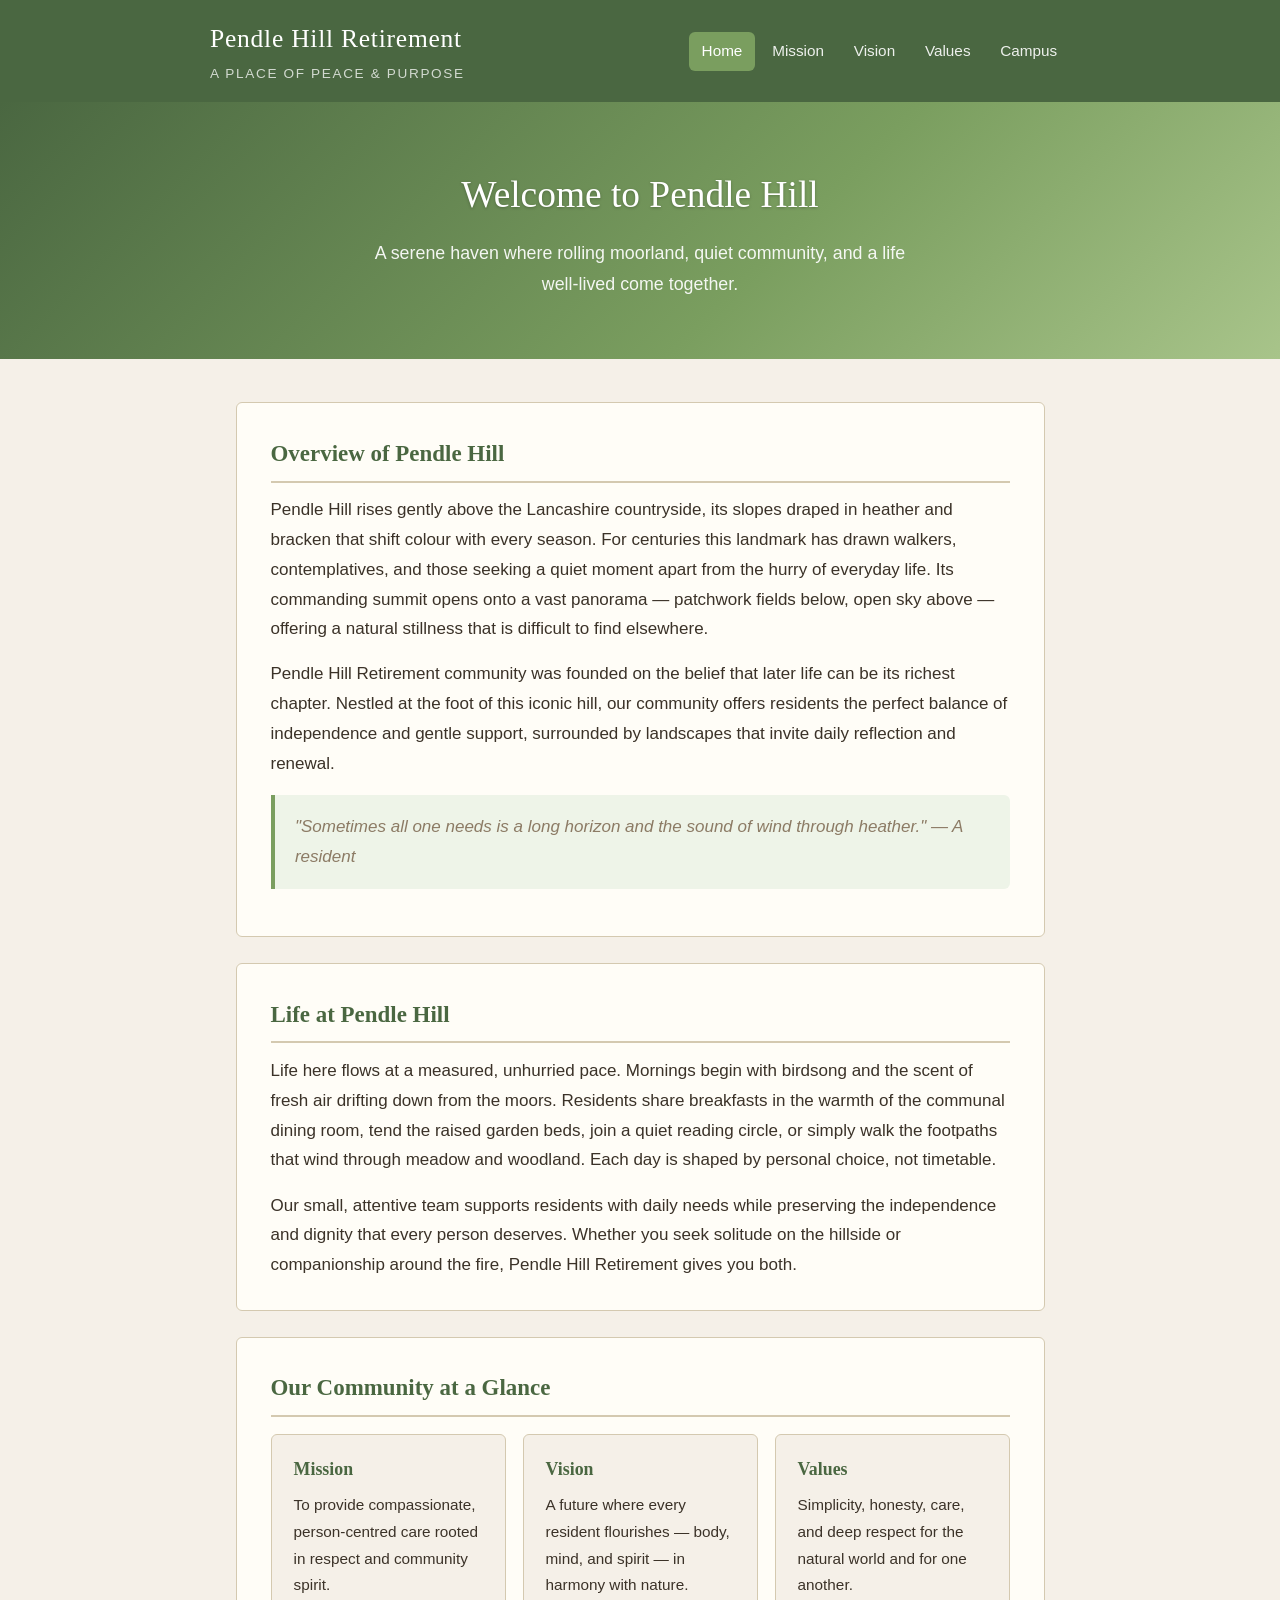
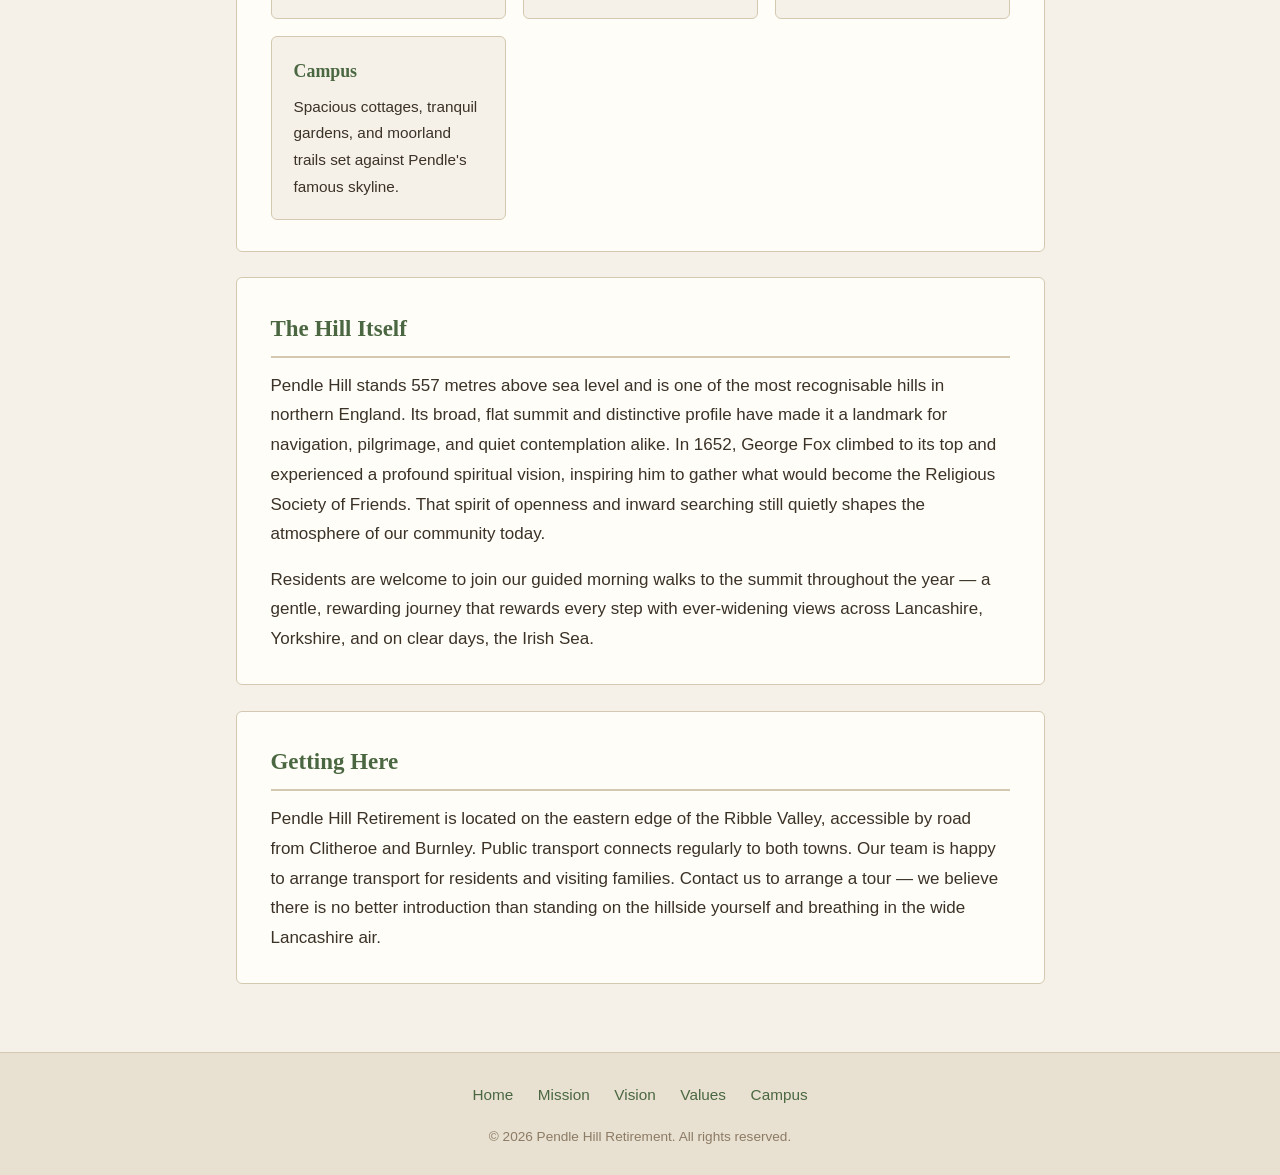
<file: index.html>
<!DOCTYPE html>
<html lang="en">
<head>
  <meta charset="UTF-8">
  <meta name="viewport" content="width=device-width, initial-scale=1.0">
  <title>Pendle Hill Retirement — Home</title>
  <link rel="stylesheet" href="style.css">
</head>
<body>

<header>
  <div class="header-inner">
    <a class="site-title" href="index.html">
      Pendle Hill Retirement
      <span>A Place of Peace &amp; Purpose</span>
    </a>
    <nav aria-label="Main navigation">
      <ul>
        <li><a href="index.html" aria-current="page">Home</a></li>
        <li><a href="mission.html">Mission</a></li>
        <li><a href="vision.html">Vision</a></li>
        <li><a href="values.html">Values</a></li>
        <li><a href="campus.html">Campus</a></li>
      </ul>
    </nav>
  </div>
</header>

<div class="hero">
  <h1>Welcome to Pendle Hill</h1>
  <p>A serene haven where rolling moorland, quiet community, and a life well-lived come together.</p>
</div>

<main>

  <section>
    <h2>Overview of Pendle Hill</h2>
    <p>Pendle Hill rises gently above the Lancashire countryside, its slopes draped in heather and bracken that shift colour with every season. For centuries this landmark has drawn walkers, contemplatives, and those seeking a quiet moment apart from the hurry of everyday life. Its commanding summit opens onto a vast panorama — patchwork fields below, open sky above — offering a natural stillness that is difficult to find elsewhere.</p>
    <p>Pendle Hill Retirement community was founded on the belief that later life can be its richest chapter. Nestled at the foot of this iconic hill, our community offers residents the perfect balance of independence and gentle support, surrounded by landscapes that invite daily reflection and renewal.</p>
    <div class="highlight">"Sometimes all one needs is a long horizon and the sound of wind through heather." — A resident</div>
  </section>

  <section>
    <h2>Life at Pendle Hill</h2>
    <p>Life here flows at a measured, unhurried pace. Mornings begin with birdsong and the scent of fresh air drifting down from the moors. Residents share breakfasts in the warmth of the communal dining room, tend the raised garden beds, join a quiet reading circle, or simply walk the footpaths that wind through meadow and woodland. Each day is shaped by personal choice, not timetable.</p>
    <p>Our small, attentive team supports residents with daily needs while preserving the independence and dignity that every person deserves. Whether you seek solitude on the hillside or companionship around the fire, Pendle Hill Retirement gives you both.</p>
  </section>

  <section>
    <h2>Our Community at a Glance</h2>
    <div class="cards">
      <div class="card">
        <h3>Mission</h3>
        <p>To provide compassionate, person-centred care rooted in respect and community spirit.</p>
      </div>
      <div class="card">
        <h3>Vision</h3>
        <p>A future where every resident flourishes — body, mind, and spirit — in harmony with nature.</p>
      </div>
      <div class="card">
        <h3>Values</h3>
        <p>Simplicity, honesty, care, and deep respect for the natural world and for one another.</p>
      </div>
      <div class="card">
        <h3>Campus</h3>
        <p>Spacious cottages, tranquil gardens, and moorland trails set against Pendle's famous skyline.</p>
      </div>
    </div>
  </section>

  <section>
    <h2>The Hill Itself</h2>
    <p>Pendle Hill stands 557 metres above sea level and is one of the most recognisable hills in northern England. Its broad, flat summit and distinctive profile have made it a landmark for navigation, pilgrimage, and quiet contemplation alike. In 1652, George Fox climbed to its top and experienced a profound spiritual vision, inspiring him to gather what would become the Religious Society of Friends. That spirit of openness and inward searching still quietly shapes the atmosphere of our community today.</p>
    <p>Residents are welcome to join our guided morning walks to the summit throughout the year — a gentle, rewarding journey that rewards every step with ever-widening views across Lancashire, Yorkshire, and on clear days, the Irish Sea.</p>
  </section>

  <section>
    <h2>Getting Here</h2>
    <p>Pendle Hill Retirement is located on the eastern edge of the Ribble Valley, accessible by road from Clitheroe and Burnley. Public transport connects regularly to both towns. Our team is happy to arrange transport for residents and visiting families. Contact us to arrange a tour — we believe there is no better introduction than standing on the hillside yourself and breathing in the wide Lancashire air.</p>
  </section>

</main>

<footer>
  <div class="footer-inner">
    <nav class="footer-nav" aria-label="Footer navigation">
      <a href="index.html">Home</a>
      <a href="mission.html">Mission</a>
      <a href="vision.html">Vision</a>
      <a href="values.html">Values</a>
      <a href="campus.html">Campus</a>
    </nav>
    <p>&copy; 2026 Pendle Hill Retirement. All rights reserved.</p>
  </div>
</footer>

</body>
</html>
</file>
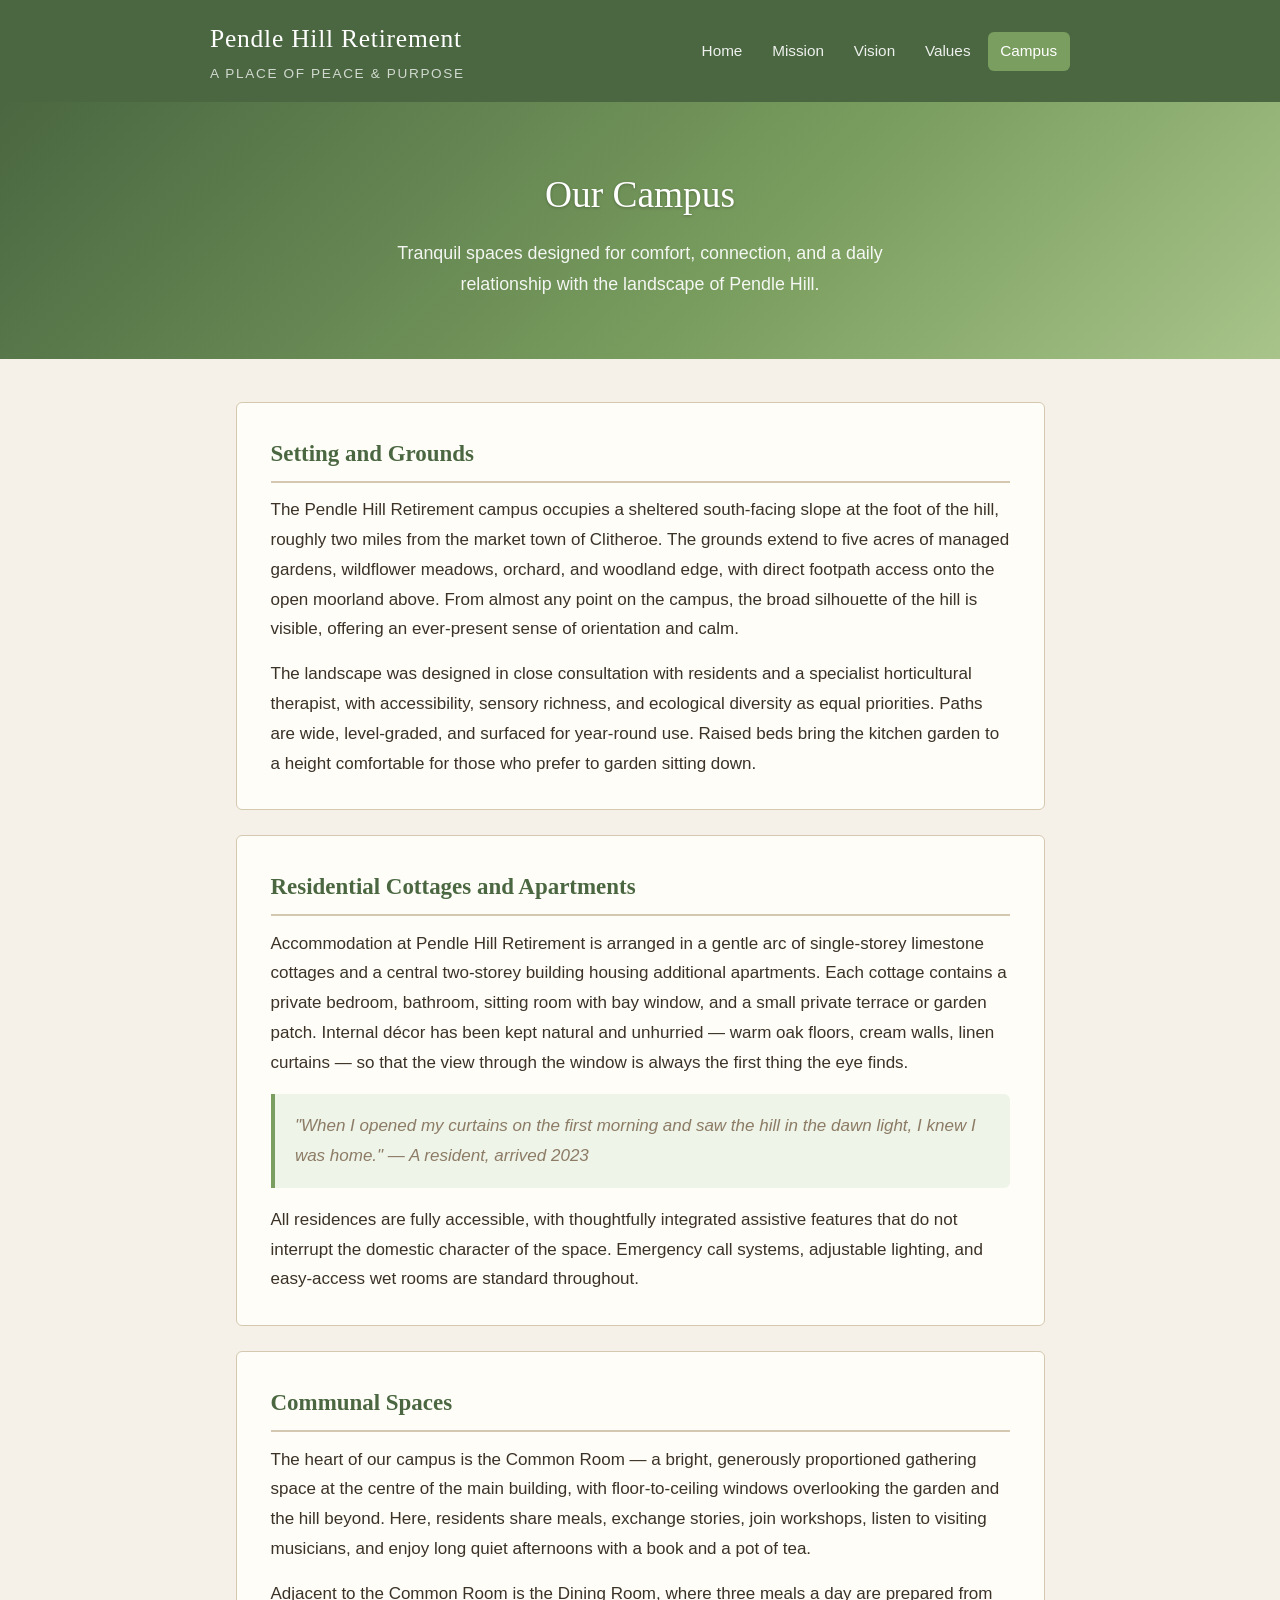
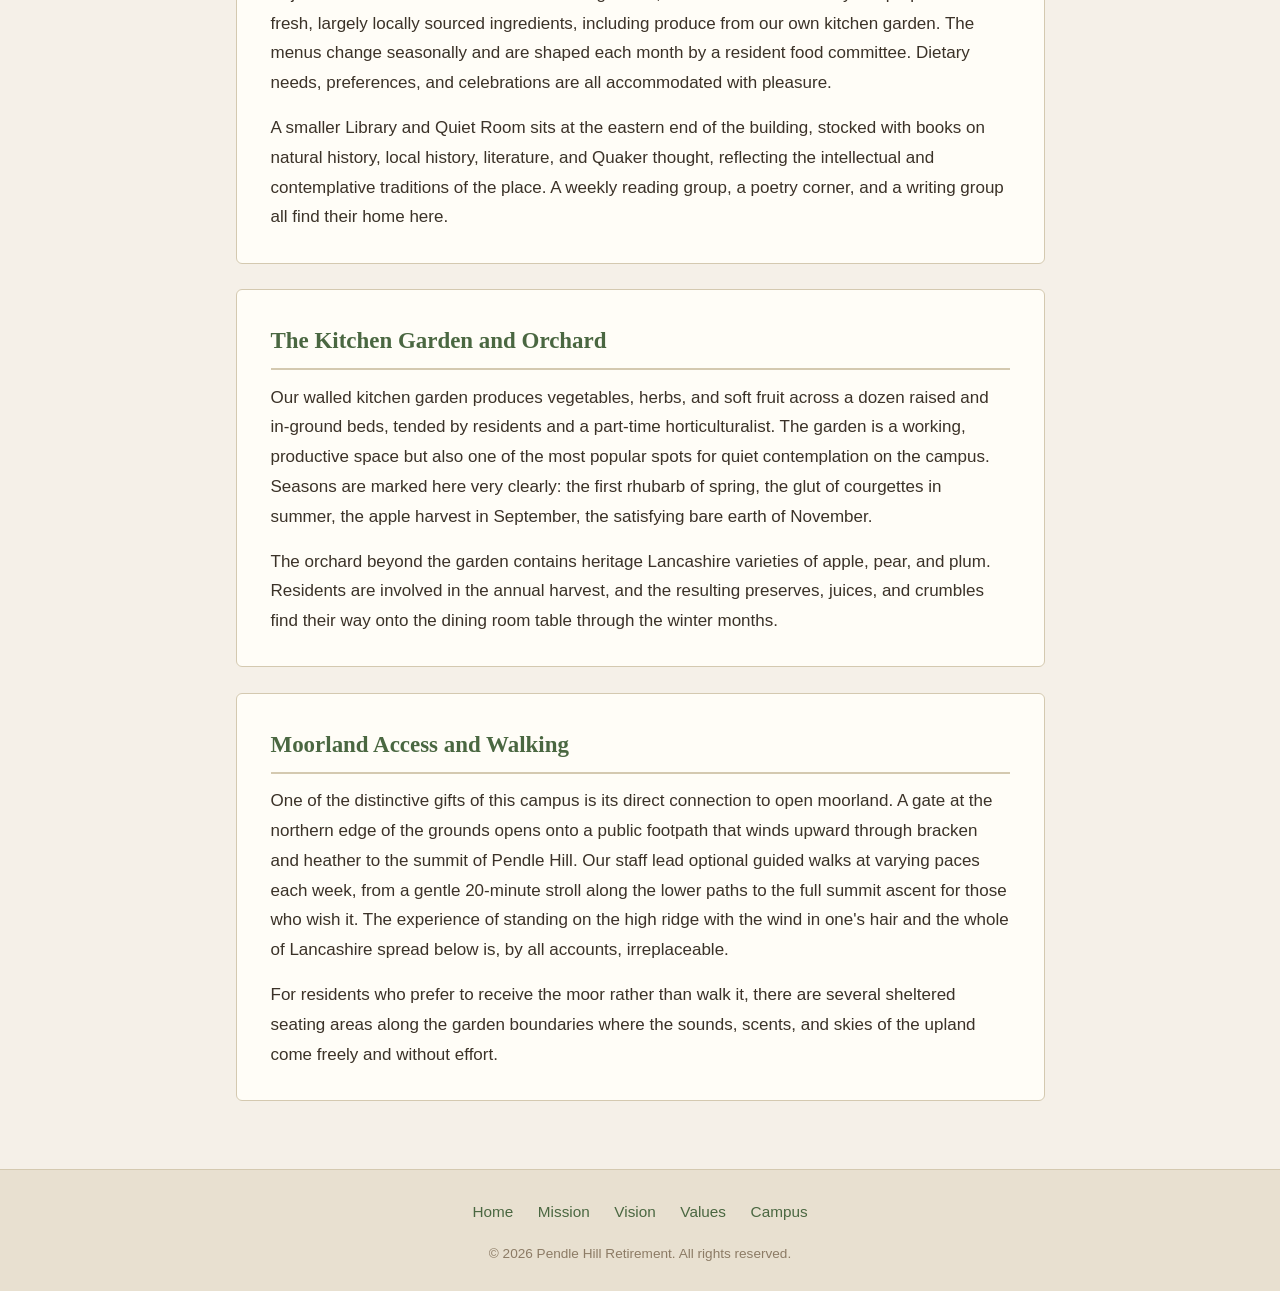
<file: campus.html>
<!DOCTYPE html>
<html lang="en">
<head>
  <meta charset="UTF-8">
  <meta name="viewport" content="width=device-width, initial-scale=1.0">
  <title>Campus — Pendle Hill Retirement</title>
  <link rel="stylesheet" href="style.css">
</head>
<body>

<header>
  <div class="header-inner">
    <a class="site-title" href="index.html">
      Pendle Hill Retirement
      <span>A Place of Peace &amp; Purpose</span>
    </a>
    <nav aria-label="Main navigation">
      <ul>
        <li><a href="index.html">Home</a></li>
        <li><a href="mission.html">Mission</a></li>
        <li><a href="vision.html">Vision</a></li>
        <li><a href="values.html">Values</a></li>
        <li><a href="campus.html" aria-current="page">Campus</a></li>
      </ul>
    </nav>
  </div>
</header>

<div class="hero">
  <h1>Our Campus</h1>
  <p>Tranquil spaces designed for comfort, connection, and a daily relationship with the landscape of Pendle Hill.</p>
</div>

<main>

  <section>
    <h2>Setting and Grounds</h2>
    <p>The Pendle Hill Retirement campus occupies a sheltered south-facing slope at the foot of the hill, roughly two miles from the market town of Clitheroe. The grounds extend to five acres of managed gardens, wildflower meadows, orchard, and woodland edge, with direct footpath access onto the open moorland above. From almost any point on the campus, the broad silhouette of the hill is visible, offering an ever-present sense of orientation and calm.</p>
    <p>The landscape was designed in close consultation with residents and a specialist horticultural therapist, with accessibility, sensory richness, and ecological diversity as equal priorities. Paths are wide, level-graded, and surfaced for year-round use. Raised beds bring the kitchen garden to a height comfortable for those who prefer to garden sitting down.</p>
  </section>

  <section>
    <h2>Residential Cottages and Apartments</h2>
    <p>Accommodation at Pendle Hill Retirement is arranged in a gentle arc of single-storey limestone cottages and a central two-storey building housing additional apartments. Each cottage contains a private bedroom, bathroom, sitting room with bay window, and a small private terrace or garden patch. Internal décor has been kept natural and unhurried — warm oak floors, cream walls, linen curtains — so that the view through the window is always the first thing the eye finds.</p>
    <div class="highlight">"When I opened my curtains on the first morning and saw the hill in the dawn light, I knew I was home." — A resident, arrived 2023</div>
    <p>All residences are fully accessible, with thoughtfully integrated assistive features that do not interrupt the domestic character of the space. Emergency call systems, adjustable lighting, and easy-access wet rooms are standard throughout.</p>
  </section>

  <section>
    <h2>Communal Spaces</h2>
    <p>The heart of our campus is the Common Room — a bright, generously proportioned gathering space at the centre of the main building, with floor-to-ceiling windows overlooking the garden and the hill beyond. Here, residents share meals, exchange stories, join workshops, listen to visiting musicians, and enjoy long quiet afternoons with a book and a pot of tea.</p>
    <p>Adjacent to the Common Room is the Dining Room, where three meals a day are prepared from fresh, largely locally sourced ingredients, including produce from our own kitchen garden. The menus change seasonally and are shaped each month by a resident food committee. Dietary needs, preferences, and celebrations are all accommodated with pleasure.</p>
    <p>A smaller Library and Quiet Room sits at the eastern end of the building, stocked with books on natural history, local history, literature, and Quaker thought, reflecting the intellectual and contemplative traditions of the place. A weekly reading group, a poetry corner, and a writing group all find their home here.</p>
  </section>

  <section>
    <h2>The Kitchen Garden and Orchard</h2>
    <p>Our walled kitchen garden produces vegetables, herbs, and soft fruit across a dozen raised and in-ground beds, tended by residents and a part-time horticulturalist. The garden is a working, productive space but also one of the most popular spots for quiet contemplation on the campus. Seasons are marked here very clearly: the first rhubarb of spring, the glut of courgettes in summer, the apple harvest in September, the satisfying bare earth of November.</p>
    <p>The orchard beyond the garden contains heritage Lancashire varieties of apple, pear, and plum. Residents are involved in the annual harvest, and the resulting preserves, juices, and crumbles find their way onto the dining room table through the winter months.</p>
  </section>

  <section>
    <h2>Moorland Access and Walking</h2>
    <p>One of the distinctive gifts of this campus is its direct connection to open moorland. A gate at the northern edge of the grounds opens onto a public footpath that winds upward through bracken and heather to the summit of Pendle Hill. Our staff lead optional guided walks at varying paces each week, from a gentle 20-minute stroll along the lower paths to the full summit ascent for those who wish it. The experience of standing on the high ridge with the wind in one's hair and the whole of Lancashire spread below is, by all accounts, irreplaceable.</p>
    <p>For residents who prefer to receive the moor rather than walk it, there are several sheltered seating areas along the garden boundaries where the sounds, scents, and skies of the upland come freely and without effort.</p>
  </section>

</main>

<footer>
  <div class="footer-inner">
    <nav class="footer-nav" aria-label="Footer navigation">
      <a href="index.html">Home</a>
      <a href="mission.html">Mission</a>
      <a href="vision.html">Vision</a>
      <a href="values.html">Values</a>
      <a href="campus.html">Campus</a>
    </nav>
    <p>&copy; 2026 Pendle Hill Retirement. All rights reserved.</p>
  </div>
</footer>

</body>
</html>
</file>
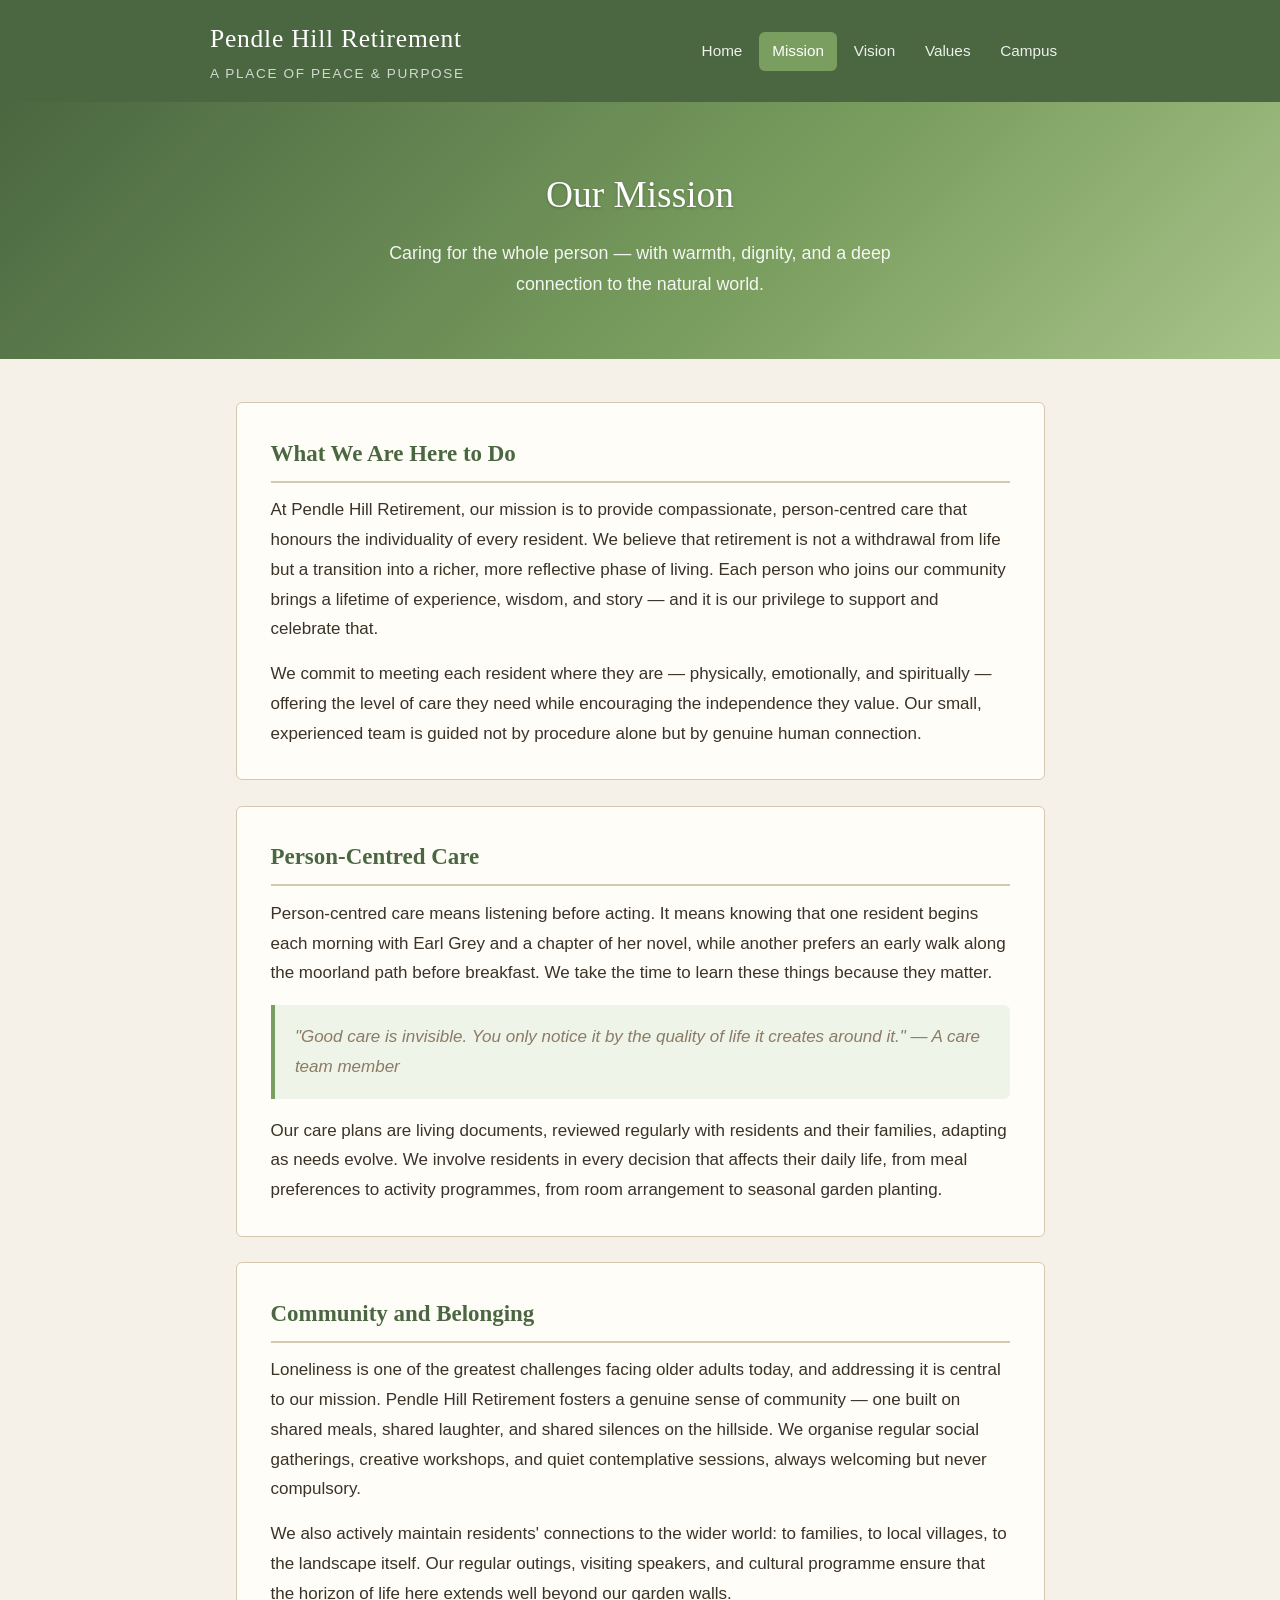
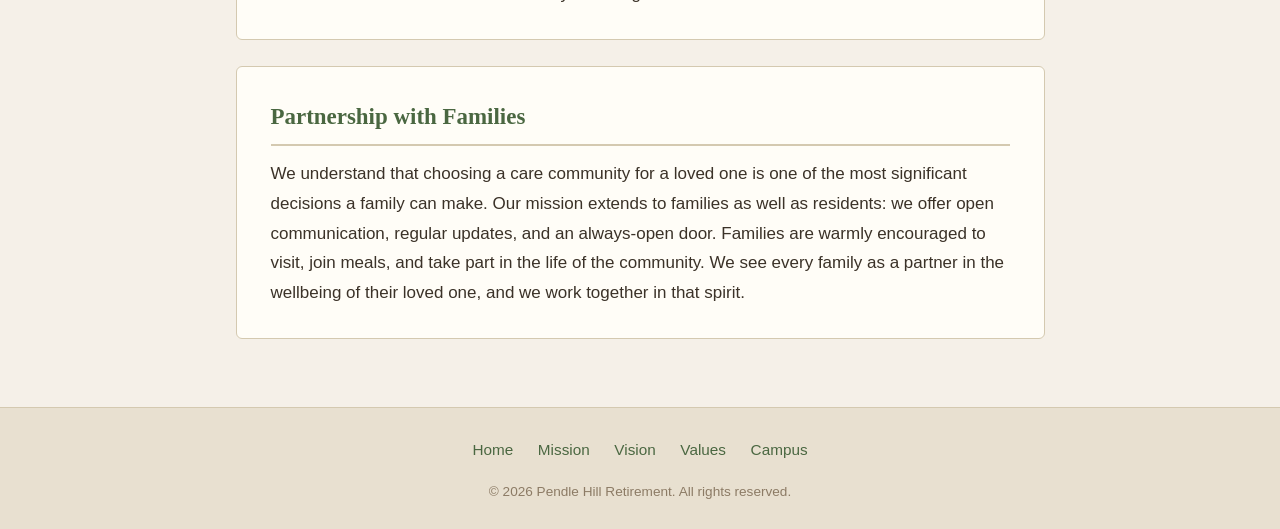
<file: mission.html>
<!DOCTYPE html>
<html lang="en">
<head>
  <meta charset="UTF-8">
  <meta name="viewport" content="width=device-width, initial-scale=1.0">
  <title>Mission — Pendle Hill Retirement</title>
  <link rel="stylesheet" href="style.css">
</head>
<body>

<header>
  <div class="header-inner">
    <a class="site-title" href="index.html">
      Pendle Hill Retirement
      <span>A Place of Peace &amp; Purpose</span>
    </a>
    <nav aria-label="Main navigation">
      <ul>
        <li><a href="index.html">Home</a></li>
        <li><a href="mission.html" aria-current="page">Mission</a></li>
        <li><a href="vision.html">Vision</a></li>
        <li><a href="values.html">Values</a></li>
        <li><a href="campus.html">Campus</a></li>
      </ul>
    </nav>
  </div>
</header>

<div class="hero">
  <h1>Our Mission</h1>
  <p>Caring for the whole person — with warmth, dignity, and a deep connection to the natural world.</p>
</div>

<main>

  <section>
    <h2>What We Are Here to Do</h2>
    <p>At Pendle Hill Retirement, our mission is to provide compassionate, person-centred care that honours the individuality of every resident. We believe that retirement is not a withdrawal from life but a transition into a richer, more reflective phase of living. Each person who joins our community brings a lifetime of experience, wisdom, and story — and it is our privilege to support and celebrate that.</p>
    <p>We commit to meeting each resident where they are — physically, emotionally, and spiritually — offering the level of care they need while encouraging the independence they value. Our small, experienced team is guided not by procedure alone but by genuine human connection.</p>
  </section>

  <section>
    <h2>Person-Centred Care</h2>
    <p>Person-centred care means listening before acting. It means knowing that one resident begins each morning with Earl Grey and a chapter of her novel, while another prefers an early walk along the moorland path before breakfast. We take the time to learn these things because they matter.</p>
    <div class="highlight">"Good care is invisible. You only notice it by the quality of life it creates around it." — A care team member</div>
    <p>Our care plans are living documents, reviewed regularly with residents and their families, adapting as needs evolve. We involve residents in every decision that affects their daily life, from meal preferences to activity programmes, from room arrangement to seasonal garden planting.</p>
  </section>

  <section>
    <h2>Community and Belonging</h2>
    <p>Loneliness is one of the greatest challenges facing older adults today, and addressing it is central to our mission. Pendle Hill Retirement fosters a genuine sense of community — one built on shared meals, shared laughter, and shared silences on the hillside. We organise regular social gatherings, creative workshops, and quiet contemplative sessions, always welcoming but never compulsory.</p>
    <p>We also actively maintain residents' connections to the wider world: to families, to local villages, to the landscape itself. Our regular outings, visiting speakers, and cultural programme ensure that the horizon of life here extends well beyond our garden walls.</p>
  </section>

  <section>
    <h2>Partnership with Families</h2>
    <p>We understand that choosing a care community for a loved one is one of the most significant decisions a family can make. Our mission extends to families as well as residents: we offer open communication, regular updates, and an always-open door. Families are warmly encouraged to visit, join meals, and take part in the life of the community. We see every family as a partner in the wellbeing of their loved one, and we work together in that spirit.</p>
  </section>

</main>

<footer>
  <div class="footer-inner">
    <nav class="footer-nav" aria-label="Footer navigation">
      <a href="index.html">Home</a>
      <a href="mission.html">Mission</a>
      <a href="vision.html">Vision</a>
      <a href="values.html">Values</a>
      <a href="campus.html">Campus</a>
    </nav>
    <p>&copy; 2026 Pendle Hill Retirement. All rights reserved.</p>
  </div>
</footer>

</body>
</html>
</file>
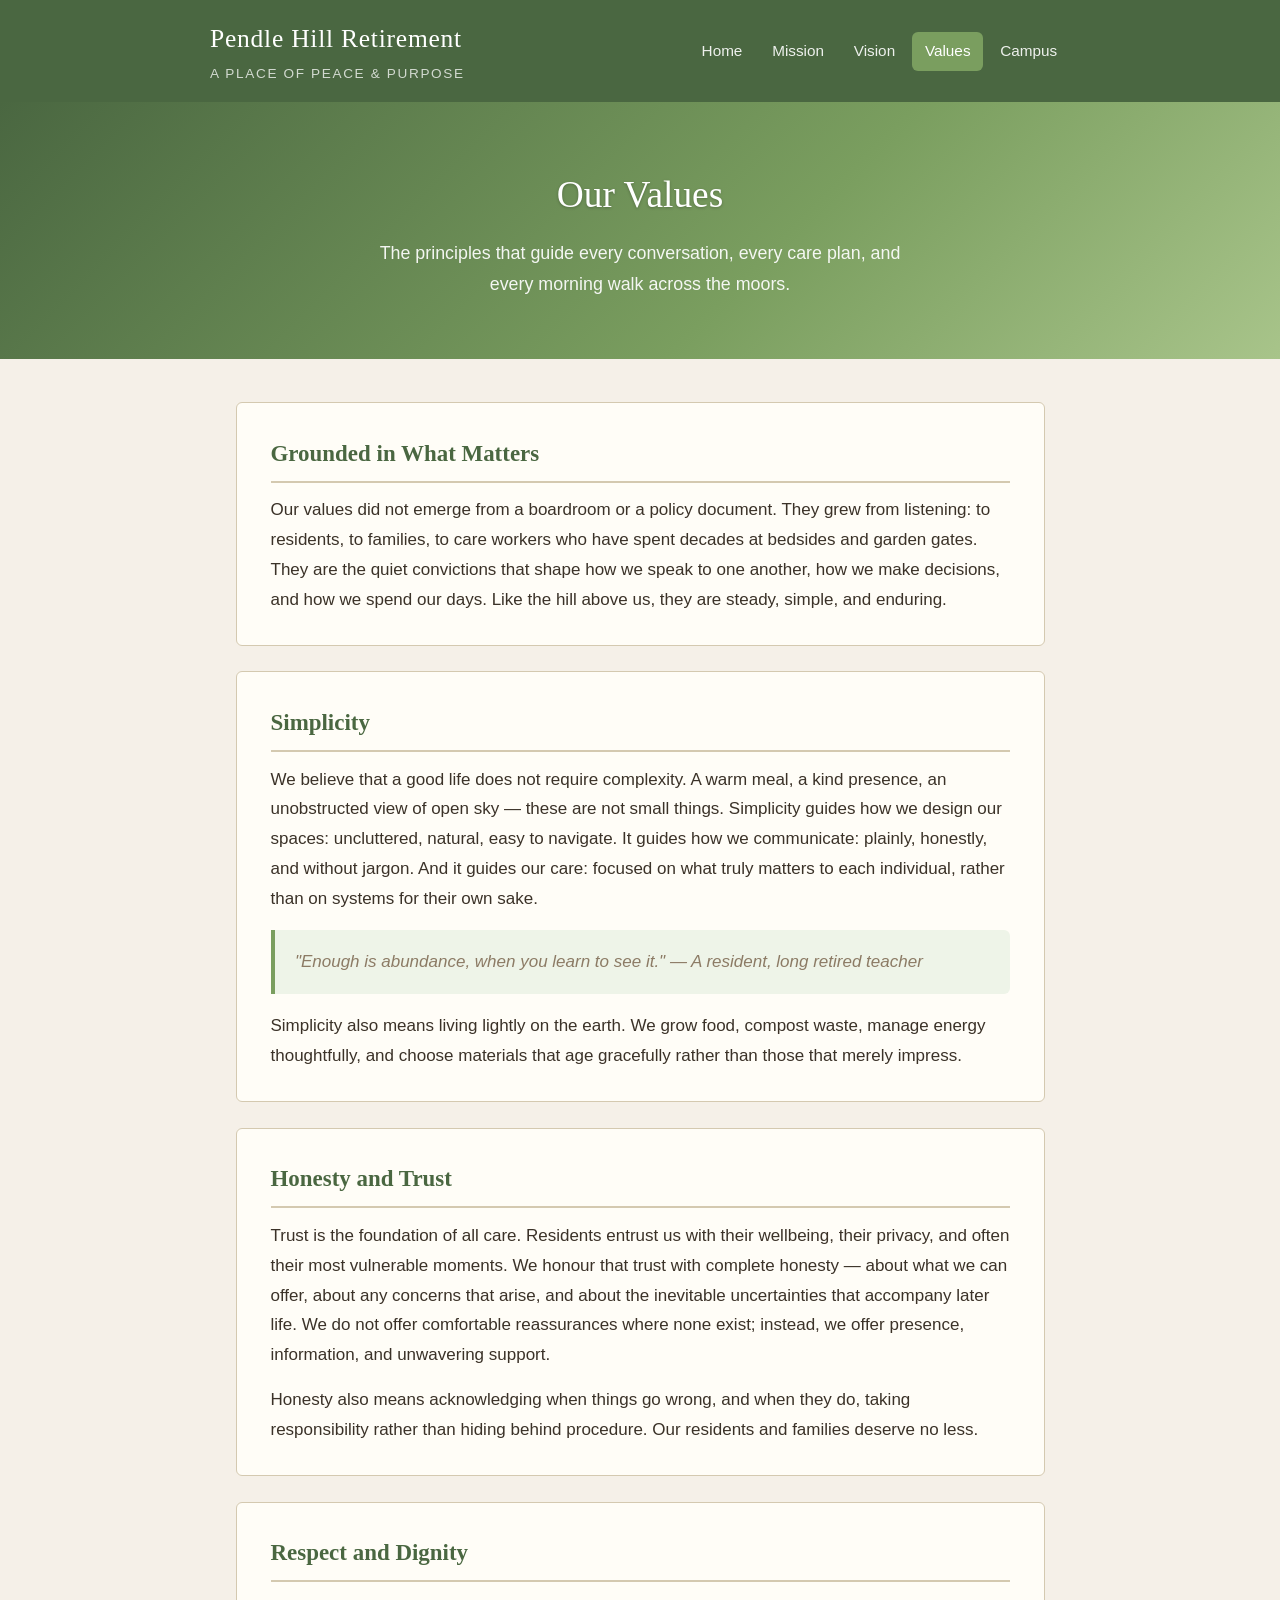
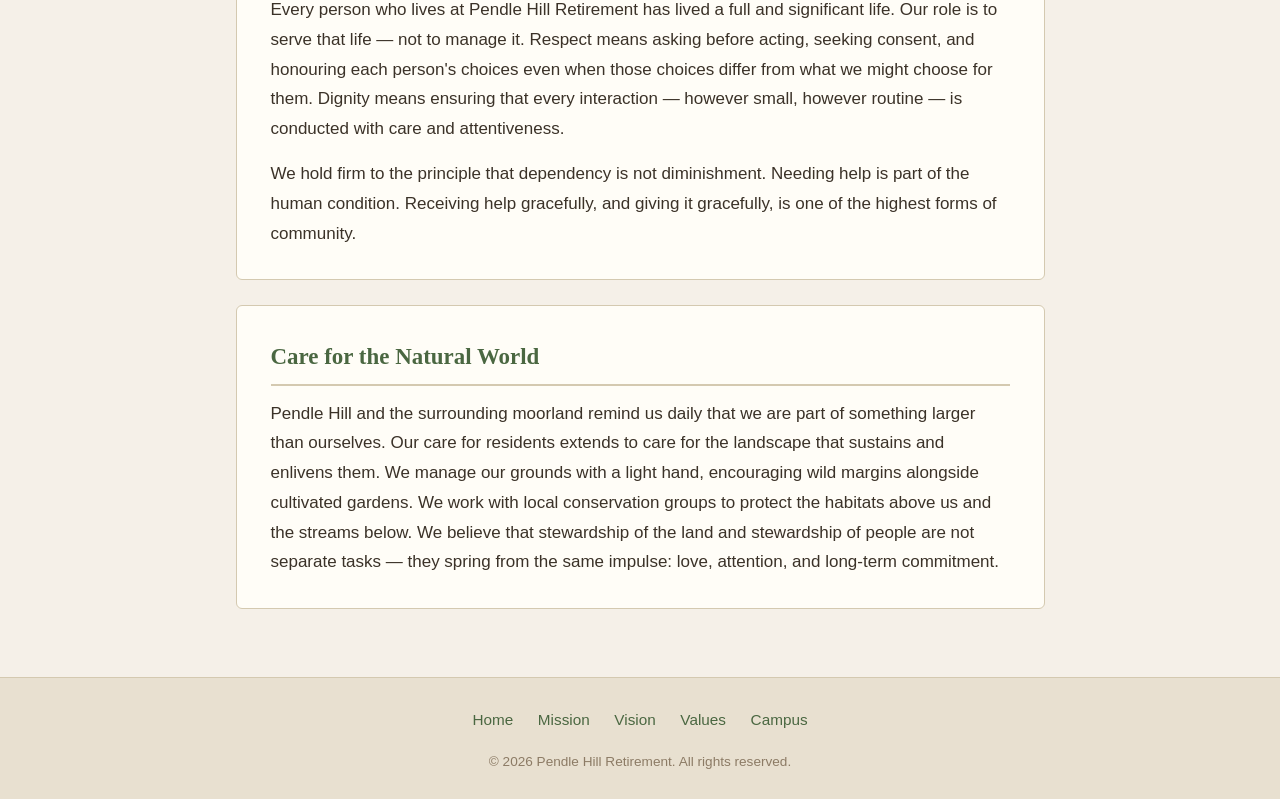
<file: values.html>
<!DOCTYPE html>
<html lang="en">
<head>
  <meta charset="UTF-8">
  <meta name="viewport" content="width=device-width, initial-scale=1.0">
  <title>Values — Pendle Hill Retirement</title>
  <link rel="stylesheet" href="style.css">
</head>
<body>

<header>
  <div class="header-inner">
    <a class="site-title" href="index.html">
      Pendle Hill Retirement
      <span>A Place of Peace &amp; Purpose</span>
    </a>
    <nav aria-label="Main navigation">
      <ul>
        <li><a href="index.html">Home</a></li>
        <li><a href="mission.html">Mission</a></li>
        <li><a href="vision.html">Vision</a></li>
        <li><a href="values.html" aria-current="page">Values</a></li>
        <li><a href="campus.html">Campus</a></li>
      </ul>
    </nav>
  </div>
</header>

<div class="hero">
  <h1>Our Values</h1>
  <p>The principles that guide every conversation, every care plan, and every morning walk across the moors.</p>
</div>

<main>

  <section>
    <h2>Grounded in What Matters</h2>
    <p>Our values did not emerge from a boardroom or a policy document. They grew from listening: to residents, to families, to care workers who have spent decades at bedsides and garden gates. They are the quiet convictions that shape how we speak to one another, how we make decisions, and how we spend our days. Like the hill above us, they are steady, simple, and enduring.</p>
  </section>

  <section>
    <h2>Simplicity</h2>
    <p>We believe that a good life does not require complexity. A warm meal, a kind presence, an unobstructed view of open sky — these are not small things. Simplicity guides how we design our spaces: uncluttered, natural, easy to navigate. It guides how we communicate: plainly, honestly, and without jargon. And it guides our care: focused on what truly matters to each individual, rather than on systems for their own sake.</p>
    <div class="highlight">"Enough is abundance, when you learn to see it." — A resident, long retired teacher</div>
    <p>Simplicity also means living lightly on the earth. We grow food, compost waste, manage energy thoughtfully, and choose materials that age gracefully rather than those that merely impress.</p>
  </section>

  <section>
    <h2>Honesty and Trust</h2>
    <p>Trust is the foundation of all care. Residents entrust us with their wellbeing, their privacy, and often their most vulnerable moments. We honour that trust with complete honesty — about what we can offer, about any concerns that arise, and about the inevitable uncertainties that accompany later life. We do not offer comfortable reassurances where none exist; instead, we offer presence, information, and unwavering support.</p>
    <p>Honesty also means acknowledging when things go wrong, and when they do, taking responsibility rather than hiding behind procedure. Our residents and families deserve no less.</p>
  </section>

  <section>
    <h2>Respect and Dignity</h2>
    <p>Every person who lives at Pendle Hill Retirement has lived a full and significant life. Our role is to serve that life — not to manage it. Respect means asking before acting, seeking consent, and honouring each person's choices even when those choices differ from what we might choose for them. Dignity means ensuring that every interaction — however small, however routine — is conducted with care and attentiveness.</p>
    <p>We hold firm to the principle that dependency is not diminishment. Needing help is part of the human condition. Receiving help gracefully, and giving it gracefully, is one of the highest forms of community.</p>
  </section>

  <section>
    <h2>Care for the Natural World</h2>
    <p>Pendle Hill and the surrounding moorland remind us daily that we are part of something larger than ourselves. Our care for residents extends to care for the landscape that sustains and enlivens them. We manage our grounds with a light hand, encouraging wild margins alongside cultivated gardens. We work with local conservation groups to protect the habitats above us and the streams below. We believe that stewardship of the land and stewardship of people are not separate tasks — they spring from the same impulse: love, attention, and long-term commitment.</p>
  </section>

</main>

<footer>
  <div class="footer-inner">
    <nav class="footer-nav" aria-label="Footer navigation">
      <a href="index.html">Home</a>
      <a href="mission.html">Mission</a>
      <a href="vision.html">Vision</a>
      <a href="values.html">Values</a>
      <a href="campus.html">Campus</a>
    </nav>
    <p>&copy; 2026 Pendle Hill Retirement. All rights reserved.</p>
  </div>
</footer>

</body>
</html>
</file>
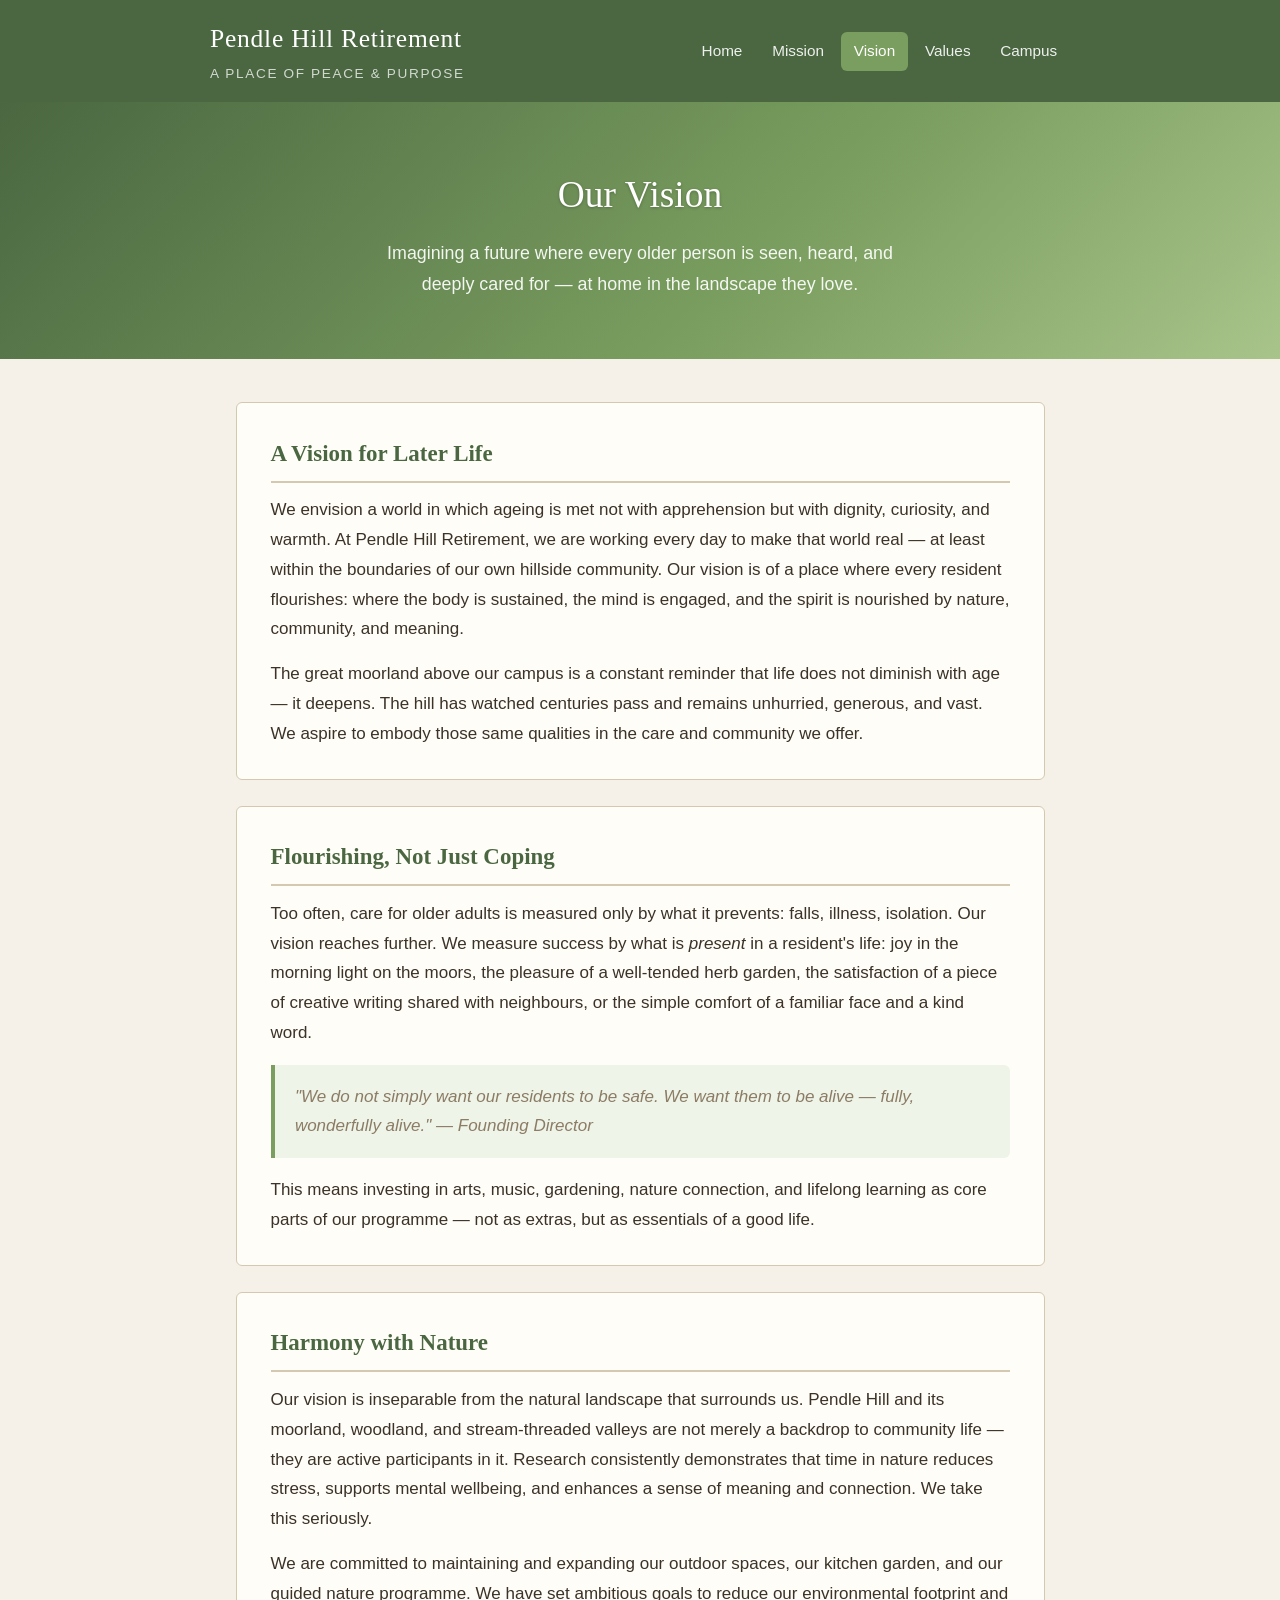
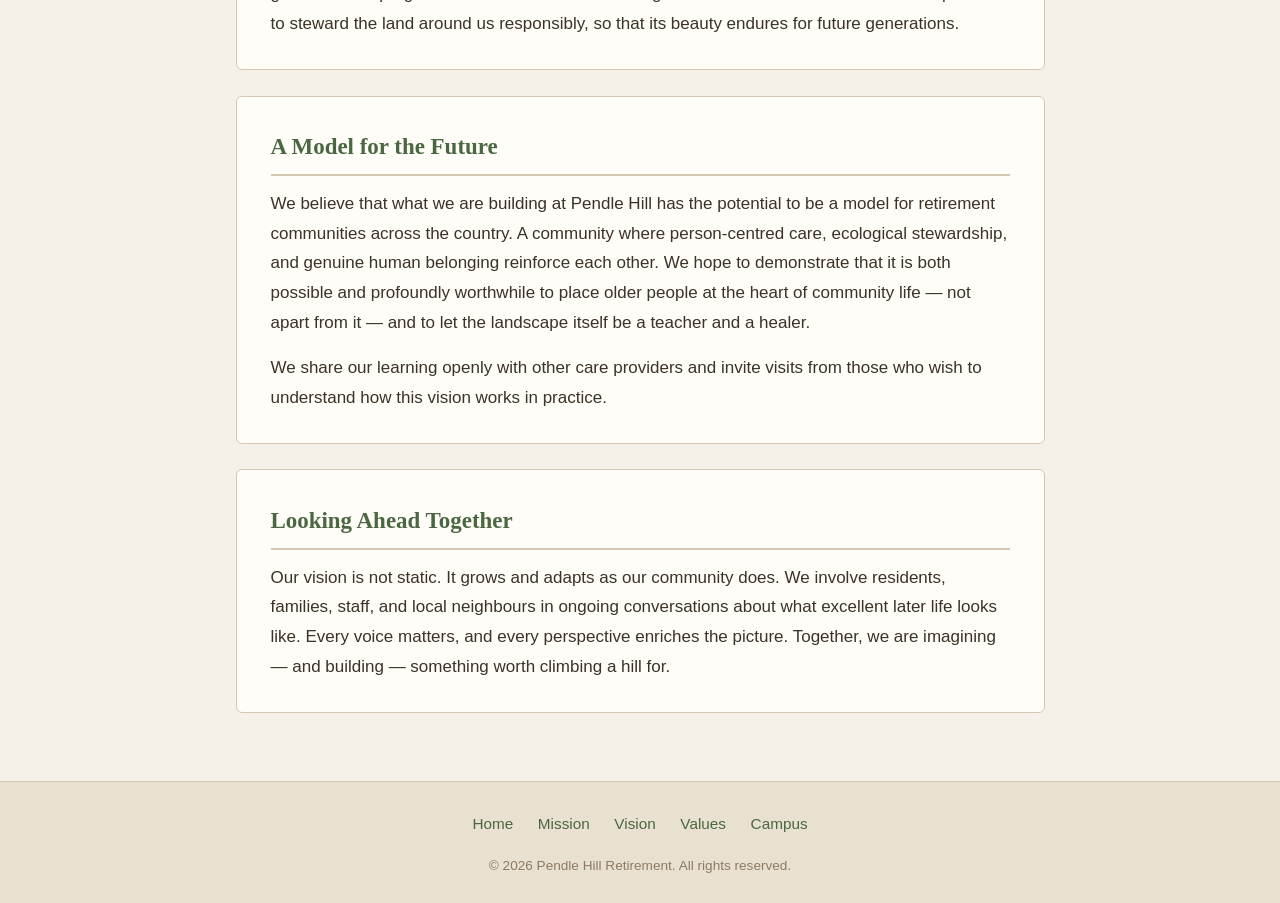
<file: vision.html>
<!DOCTYPE html>
<html lang="en">
<head>
  <meta charset="UTF-8">
  <meta name="viewport" content="width=device-width, initial-scale=1.0">
  <title>Vision — Pendle Hill Retirement</title>
  <link rel="stylesheet" href="style.css">
</head>
<body>

<header>
  <div class="header-inner">
    <a class="site-title" href="index.html">
      Pendle Hill Retirement
      <span>A Place of Peace &amp; Purpose</span>
    </a>
    <nav aria-label="Main navigation">
      <ul>
        <li><a href="index.html">Home</a></li>
        <li><a href="mission.html">Mission</a></li>
        <li><a href="vision.html" aria-current="page">Vision</a></li>
        <li><a href="values.html">Values</a></li>
        <li><a href="campus.html">Campus</a></li>
      </ul>
    </nav>
  </div>
</header>

<div class="hero">
  <h1>Our Vision</h1>
  <p>Imagining a future where every older person is seen, heard, and deeply cared for — at home in the landscape they love.</p>
</div>

<main>

  <section>
    <h2>A Vision for Later Life</h2>
    <p>We envision a world in which ageing is met not with apprehension but with dignity, curiosity, and warmth. At Pendle Hill Retirement, we are working every day to make that world real — at least within the boundaries of our own hillside community. Our vision is of a place where every resident flourishes: where the body is sustained, the mind is engaged, and the spirit is nourished by nature, community, and meaning.</p>
    <p>The great moorland above our campus is a constant reminder that life does not diminish with age — it deepens. The hill has watched centuries pass and remains unhurried, generous, and vast. We aspire to embody those same qualities in the care and community we offer.</p>
  </section>

  <section>
    <h2>Flourishing, Not Just Coping</h2>
    <p>Too often, care for older adults is measured only by what it prevents: falls, illness, isolation. Our vision reaches further. We measure success by what is <em>present</em> in a resident's life: joy in the morning light on the moors, the pleasure of a well-tended herb garden, the satisfaction of a piece of creative writing shared with neighbours, or the simple comfort of a familiar face and a kind word.</p>
    <div class="highlight">"We do not simply want our residents to be safe. We want them to be alive — fully, wonderfully alive." — Founding Director</div>
    <p>This means investing in arts, music, gardening, nature connection, and lifelong learning as core parts of our programme — not as extras, but as essentials of a good life.</p>
  </section>

  <section>
    <h2>Harmony with Nature</h2>
    <p>Our vision is inseparable from the natural landscape that surrounds us. Pendle Hill and its moorland, woodland, and stream-threaded valleys are not merely a backdrop to community life — they are active participants in it. Research consistently demonstrates that time in nature reduces stress, supports mental wellbeing, and enhances a sense of meaning and connection. We take this seriously.</p>
    <p>We are committed to maintaining and expanding our outdoor spaces, our kitchen garden, and our guided nature programme. We have set ambitious goals to reduce our environmental footprint and to steward the land around us responsibly, so that its beauty endures for future generations.</p>
  </section>

  <section>
    <h2>A Model for the Future</h2>
    <p>We believe that what we are building at Pendle Hill has the potential to be a model for retirement communities across the country. A community where person-centred care, ecological stewardship, and genuine human belonging reinforce each other. We hope to demonstrate that it is both possible and profoundly worthwhile to place older people at the heart of community life — not apart from it — and to let the landscape itself be a teacher and a healer.</p>
    <p>We share our learning openly with other care providers and invite visits from those who wish to understand how this vision works in practice.</p>
  </section>

  <section>
    <h2>Looking Ahead Together</h2>
    <p>Our vision is not static. It grows and adapts as our community does. We involve residents, families, staff, and local neighbours in ongoing conversations about what excellent later life looks like. Every voice matters, and every perspective enriches the picture. Together, we are imagining — and building — something worth climbing a hill for.</p>
  </section>

</main>

<footer>
  <div class="footer-inner">
    <nav class="footer-nav" aria-label="Footer navigation">
      <a href="index.html">Home</a>
      <a href="mission.html">Mission</a>
      <a href="vision.html">Vision</a>
      <a href="values.html">Values</a>
      <a href="campus.html">Campus</a>
    </nav>
    <p>&copy; 2026 Pendle Hill Retirement. All rights reserved.</p>
  </div>
</footer>

</body>
</html>
</file>
<file: style.css>
/* Pendle Hill Retirement — Calm Natural Style */

*, *::before, *::after {
  box-sizing: border-box;
  margin: 0;
  padding: 0;
}

:root {
  --color-bg:       #f5f0e8;
  --color-surface:  #fffdf7;
  --color-primary:  #4a6741;
  --color-accent:   #7a9e5f;
  --color-muted:    #8c7b65;
  --color-text:     #3b3228;
  --color-border:   #d4c9b0;
  --color-footer:   #e8e0d0;
  --font-serif:     'Georgia', 'Times New Roman', serif;
  --font-sans:      'Segoe UI', Arial, sans-serif;
  --max-width:      860px;
  --radius:         6px;
}

html {
  font-size: 17px;
  scroll-behavior: smooth;
}

body {
  background-color: var(--color-bg);
  color: var(--color-text);
  font-family: var(--font-sans);
  line-height: 1.75;
  min-height: 100vh;
  display: flex;
  flex-direction: column;
}

/* ── Header ── */
header {
  background-color: var(--color-primary);
  color: #fff;
  padding: 0 1.5rem;
}

.header-inner {
  max-width: var(--max-width);
  margin: 0 auto;
  display: flex;
  align-items: center;
  justify-content: space-between;
  flex-wrap: wrap;
  gap: 0.5rem;
  padding: 1rem 0;
}

.site-title {
  font-family: var(--font-serif);
  font-size: 1.5rem;
  font-weight: normal;
  letter-spacing: 0.03em;
  text-decoration: none;
  color: #fff;
}

.site-title span {
  display: block;
  font-size: 0.8rem;
  letter-spacing: 0.12em;
  text-transform: uppercase;
  opacity: 0.75;
  font-family: var(--font-sans);
}

nav ul {
  list-style: none;
  display: flex;
  flex-wrap: wrap;
  gap: 0.25rem;
}

nav a {
  display: inline-block;
  color: rgba(255,255,255,0.9);
  text-decoration: none;
  font-size: 0.9rem;
  padding: 0.35rem 0.75rem;
  border-radius: var(--radius);
  transition: background 0.2s, color 0.2s;
}

nav a:hover,
nav a[aria-current="page"] {
  background-color: var(--color-accent);
  color: #fff;
}

/* ── Hero banner ── */
.hero {
  background-color: var(--color-accent);
  background-image: linear-gradient(135deg, #4a6741 0%, #7a9e5f 60%, #a8c48a 100%);
  color: #fff;
  text-align: center;
  padding: 3.5rem 1.5rem;
}

.hero h1 {
  font-family: var(--font-serif);
  font-size: 2.2rem;
  font-weight: normal;
  margin-bottom: 0.6rem;
  text-shadow: 0 1px 3px rgba(0,0,0,0.25);
}

.hero p {
  font-size: 1.05rem;
  opacity: 0.92;
  max-width: 560px;
  margin: 0 auto;
}

/* ── Main content ── */
main {
  flex: 1;
  max-width: var(--max-width);
  margin: 2.5rem auto;
  padding: 0 1.5rem;
  width: 100%;
}

/* ── Sections ── */
section {
  background-color: var(--color-surface);
  border: 1px solid var(--color-border);
  border-radius: var(--radius);
  padding: 1.8rem 2rem;
  margin-bottom: 1.5rem;
}

section h2 {
  font-family: var(--font-serif);
  font-size: 1.35rem;
  color: var(--color-primary);
  margin-bottom: 0.75rem;
  padding-bottom: 0.4rem;
  border-bottom: 2px solid var(--color-border);
}

section p {
  margin-bottom: 0.9rem;
}

section p:last-child {
  margin-bottom: 0;
}

/* ── Highlight / pull quote ── */
.highlight {
  background-color: #eef4e8;
  border-left: 4px solid var(--color-accent);
  padding: 1rem 1.2rem;
  border-radius: 0 var(--radius) var(--radius) 0;
  font-style: italic;
  color: var(--color-muted);
  margin: 1rem 0;
}

/* ── Cards grid ── */
.cards {
  display: grid;
  grid-template-columns: repeat(auto-fit, minmax(200px, 1fr));
  gap: 1rem;
  margin-top: 1rem;
}

.card {
  background-color: var(--color-bg);
  border: 1px solid var(--color-border);
  border-radius: var(--radius);
  padding: 1.1rem 1.3rem;
}

.card h3 {
  font-family: var(--font-serif);
  font-size: 1.05rem;
  color: var(--color-primary);
  margin-bottom: 0.4rem;
}

.card p {
  font-size: 0.9rem;
  margin: 0;
}

/* ── Footer ── */
footer {
  background-color: var(--color-footer);
  border-top: 1px solid var(--color-border);
  padding: 1.5rem;
  text-align: center;
  font-size: 0.875rem;
  color: var(--color-muted);
}

.footer-inner {
  max-width: var(--max-width);
  margin: 0 auto;
}

.footer-nav {
  display: flex;
  flex-wrap: wrap;
  justify-content: center;
  gap: 0.25rem;
  margin-bottom: 0.75rem;
}

.footer-nav a {
  color: var(--color-primary);
  text-decoration: none;
  padding: 0.2rem 0.6rem;
  border-radius: var(--radius);
  transition: background 0.2s;
}

.footer-nav a:hover {
  background-color: var(--color-border);
}

footer p {
  font-size: 0.8rem;
}

/* ── Responsive ── */
@media (max-width: 600px) {
  .hero h1 { font-size: 1.6rem; }
  section  { padding: 1.2rem 1.1rem; }
  .header-inner { flex-direction: column; align-items: flex-start; }
}
</file>
